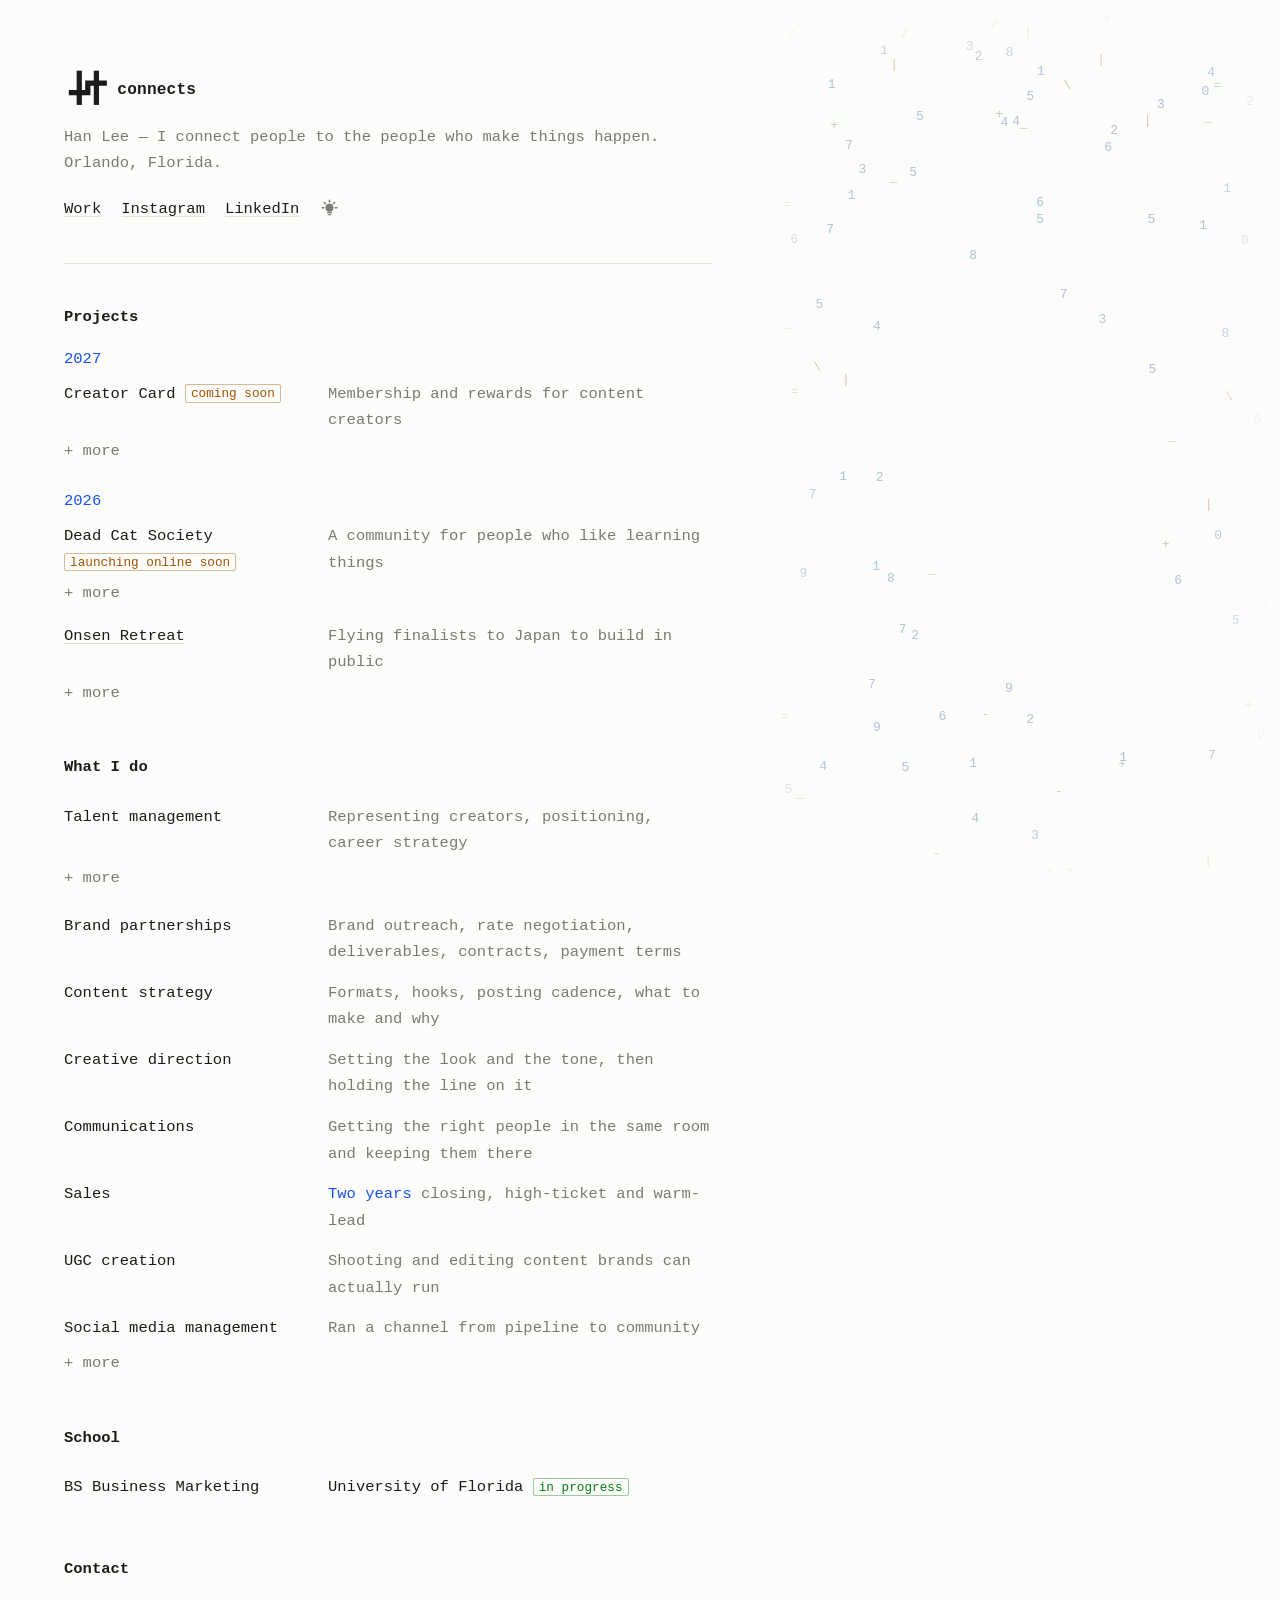
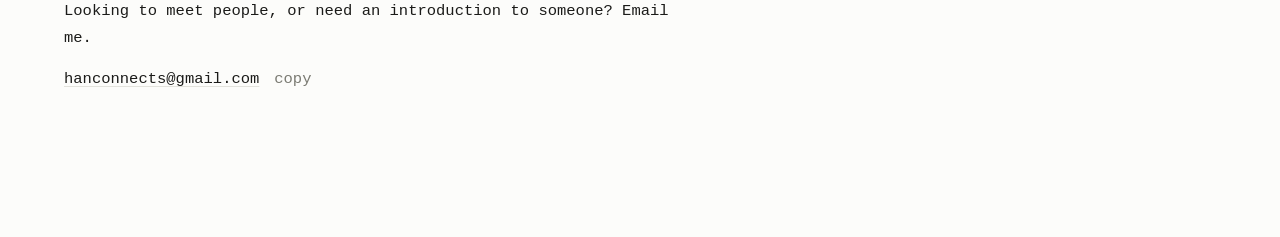
<file: index.html>
<!DOCTYPE html>
<html lang="en">
<head>
<meta charset="utf-8">
<meta name="viewport" content="width=device-width, initial-scale=1">
<title>Han Connects</title>
<meta name="description" content="Han Lee. Talent management, brand partnerships, and content strategy. Orlando, Florida.">

<meta property="og:title" content="Han Connects">
<meta property="og:description" content="I connect people to the people who make things happen.">
<meta property="og:type" content="website">
<meta property="og:url" content="https://yourdomain.com/">

<link rel="icon" href="/favicon.svg" type="image/svg+xml">
<link rel="stylesheet" href="/style.css">

<!-- Applies the saved theme before first paint so the page never flashes
     the wrong colors. Must stay inline and stay here in the head. -->
<script>
  try {
    var t = localStorage.getItem('theme');
    if (t) document.documentElement.setAttribute('data-theme', t);
  } catch (e) {}
</script>
</head>

<body>

<canvas id="ascii" class="ascii" aria-hidden="true"></canvas>

<header>
  <h1 class="brand">
    <svg class="logo" viewBox="0 0 420 100" role="img" aria-label="Han Connects">
      <g stroke="currentColor" stroke-width="11" stroke-linecap="butt"
         stroke-linejoin="miter" fill="none">
        <line x1="32" y1="14" x2="32" y2="86"/>
        <line x1="68" y1="14" x2="68" y2="86"/>
        <path d="M10 60 L50 60 L50 40 L90 40"/>
      </g>
      <text x="112" y="62" fill="currentColor"
            style="font-family:ui-monospace,SFMono-Regular,Menlo,Consolas,monospace;font-size:34px">connects</text>
    </svg>
  </h1>

  <p class="tagline">
    Han Lee &mdash; I connect people to the people who make things happen.<br>
    Orlando, Florida.
  </p>

  <nav>
    <a href="/work.html">Work</a>
    <a href="https://www.instagram.com/xplodingducky/">Instagram</a>
    <a href="/linkedin.html">LinkedIn</a>
    <button class="bulb" id="theme" type="button" aria-label="Switch color theme"></button>
  </nav>
</header>

<hr>

<section>
  <h2>Projects</h2>

  <p class="year">2027</p>

  <div class="row">
    <span>Creator Card <span class="tag tag--soon">coming soon</span></span>
    <span class="desc">Membership and rewards for content creators</span>
  </div>
  <details>
    <summary>more</summary>
    <p>
      A membership and reward system for content creators, built on top of my
      talent management work. The idea is that creators at every size should
      get the access, perks, and rooms that right now only open up once you
      hit a follower count.
    </p>
  </details>

  <p class="year">2026</p>

  <div class="row">
    <span>Dead Cat Society <span class="tag tag--soon">launching online soon</span></span>
    <span class="desc">A community for people who like learning things</span>
  </div>
  <details>
    <summary>more</summary>
    <p>
      Started on campus, moving online. Education and entertainment are
      collapsing into each other fast, and short form is where most people
      now learn things by accident. Dead Cat Society uses that on purpose
      &mdash; short form content built to make people curious again instead
      of just keeping them scrolling.
    </p>
  </details>

  <div class="row">
    <a href="https://onsen-retreat.com/">Onsen Retreat</a>
    <span class="desc">Flying finalists to Japan to build in public</span>
  </div>
  <details>
    <summary>more</summary>
    <p>
      Joined as a volunteer marketing strategist after the founder's launch
      video took off. I researched comparable programs to find a working
      model for the format, then argued for shifting the content engine off
      the founder and onto the applicants &mdash; featuring real submissions,
      making selection a public multi-stage event, and letting people who get
      in promote their own win. Also worked through sponsor strategy: which
      partnerships are worth chasing, which are a distraction, and where to
      draw the line on sponsor involvement before it starts changing what the
      retreat actually is.
    </p>
    <p class="detail-link">
      <a href="https://onsen-retreat.com/">onsen-retreat.com</a>
    </p>
  </details>
</section>

<section>
  <h2>What I do</h2>

  <div class="row row--work">
    <span>Talent management</span>
    <span class="desc">Representing creators, positioning, career strategy</span>
  </div>
  <details>
    <summary>more</summary>
    <p>
      I manage creators with a combined audience of
      <span class="num">over a million</span> across multiple platforms. The
      job is turning that audience into a living &mdash; finding monetization
      that fits what they already make, landing brand deals matched to their
      voice instead of whatever offer came in first, and getting them in
      front of people who haven't found them yet.
    </p>
  </details>

  <div class="row row--work">
    <span>Brand partnerships</span>
    <span class="desc">Brand outreach, rate negotiation, deliverables, contracts, payment terms</span>
  </div>

  <div class="row row--work">
    <span>Content strategy</span>
    <span class="desc">Formats, hooks, posting cadence, what to make and why</span>
  </div>

  <div class="row row--work">
    <span>Creative direction</span>
    <span class="desc">Setting the look and the tone, then holding the line on it</span>
  </div>

  <div class="row row--work">
    <span>Communications</span>
    <span class="desc">Getting the right people in the same room and keeping them there</span>
  </div>

  <div class="row row--work">
    <span>Sales</span>
    <span class="desc"><span class="num">Two years</span> closing, high-ticket and warm-lead</span>
  </div>

  <div class="row row--work">
    <span>UGC creation</span>
    <span class="desc">Shooting and editing content brands can actually run</span>
  </div>

  <div class="row row--work">
    <span>Social media management</span>
    <span class="desc">Ran a channel from pipeline to community</span>
  </div>
  <details>
    <summary>more</summary>
    <p>
      Managed the full content pipeline end to end &mdash; scripting,
      scheduling, editing, publishing. Grew a channel by
      <span class="num">700K</span> subscribers. Ran product testing for
      sponsored placements. Owned brand identity, and spent most of my energy
      on cultivating a community that actually cares about what gets posted,
      because that is what converts. Reach is easy to buy. An audience that
      trusts you is not.
    </p>
  </details>
</section>

<section>
  <h2>School</h2>
  <div class="row row--work">
    <span>BS Business Marketing</span>
    <span>University of Florida <span class="tag tag--live">in progress</span></span>
  </div>
</section>

<section>
  <h2>Contact</h2>
  <p>
    Looking to meet people, or need an introduction to someone? Email me.
  </p>
  <p>
    <a href="mailto:hanconnects@gmail.com" id="email">hanconnects@gmail.com</a>
    <button class="copy" id="copy" type="button" aria-label="Copy email address">copy</button>
  </p>
</section>

<script src="/script.js"></script>

</body>
</html>
</file>
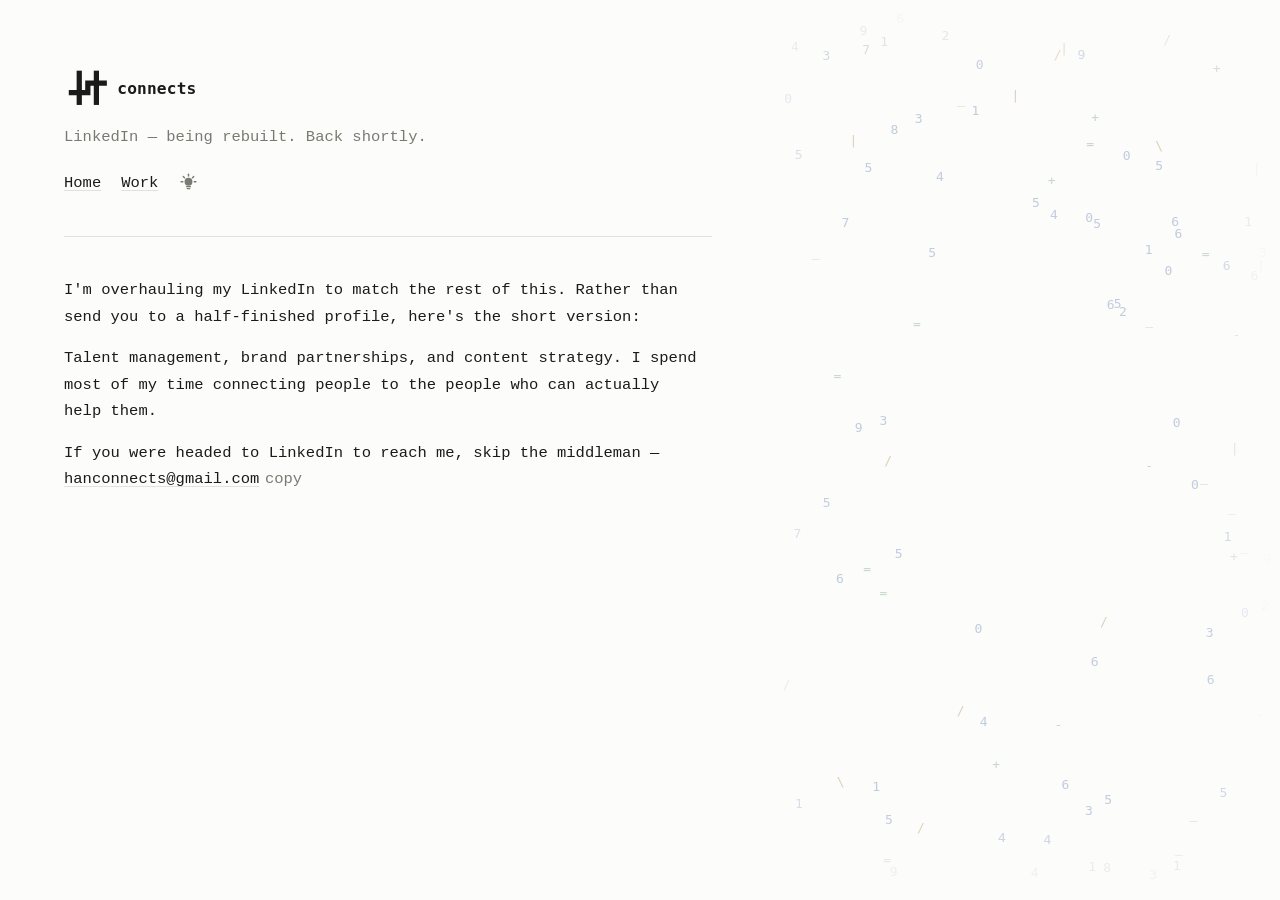
<file: linkedin.html>
<!DOCTYPE html>
<html lang="en">
<head>
<meta charset="utf-8">
<meta name="viewport" content="width=device-width, initial-scale=1">
<title>LinkedIn — Han Connects</title>
<meta name="description" content="My LinkedIn is being rebuilt.">

<!-- Keeps this page out of search results. It's a placeholder, not content. -->
<meta name="robots" content="noindex">

<link rel="icon" href="/favicon.svg" type="image/svg+xml">
<link rel="stylesheet" href="/style.css">

<script>
  try {
    var t = localStorage.getItem('theme');
    if (t) document.documentElement.setAttribute('data-theme', t);
  } catch (e) {}
</script>
</head>

<body>

<canvas id="ascii" class="ascii" aria-hidden="true"></canvas>

<header>
  <h1 class="brand">
    <svg class="logo" viewBox="0 0 420 100" role="img" aria-label="Han Connects">
      <g stroke="currentColor" stroke-width="11" stroke-linecap="butt"
         stroke-linejoin="miter" fill="none">
        <line x1="32" y1="14" x2="32" y2="86"/>
        <line x1="68" y1="14" x2="68" y2="86"/>
        <path d="M10 60 L50 60 L50 40 L90 40"/>
      </g>
      <text x="112" y="62" fill="currentColor"
            style="font-family:ui-monospace,SFMono-Regular,Menlo,Consolas,monospace;font-size:34px">connects</text>
    </svg>
  </h1>

  <p class="tagline">LinkedIn &mdash; being rebuilt. Back shortly.</p>

  <nav>
    <a href="/">Home</a>
    <a href="/work.html">Work</a>
    <button class="bulb" id="theme" type="button" aria-label="Switch color theme"></button>
  </nav>
</header>

<hr>

<section>
  <p>
    I'm overhauling my LinkedIn to match the rest of this. Rather than send
    you to a half-finished profile, here's the short version:
  </p>
  <p>
    Talent management, brand partnerships, and content strategy. I spend most
    of my time connecting people to the people who can actually help them.
  </p>
  <p>
    If you were headed to LinkedIn to reach me, skip the middleman &mdash;
    <a href="mailto:hanconnects@gmail.com" id="email">hanconnects@gmail.com</a><button class="copy" id="copy" type="button" aria-label="Copy email address">copy</button>
  </p>
</section>

<script src="/script.js"></script>

</body>
</html>
</file>
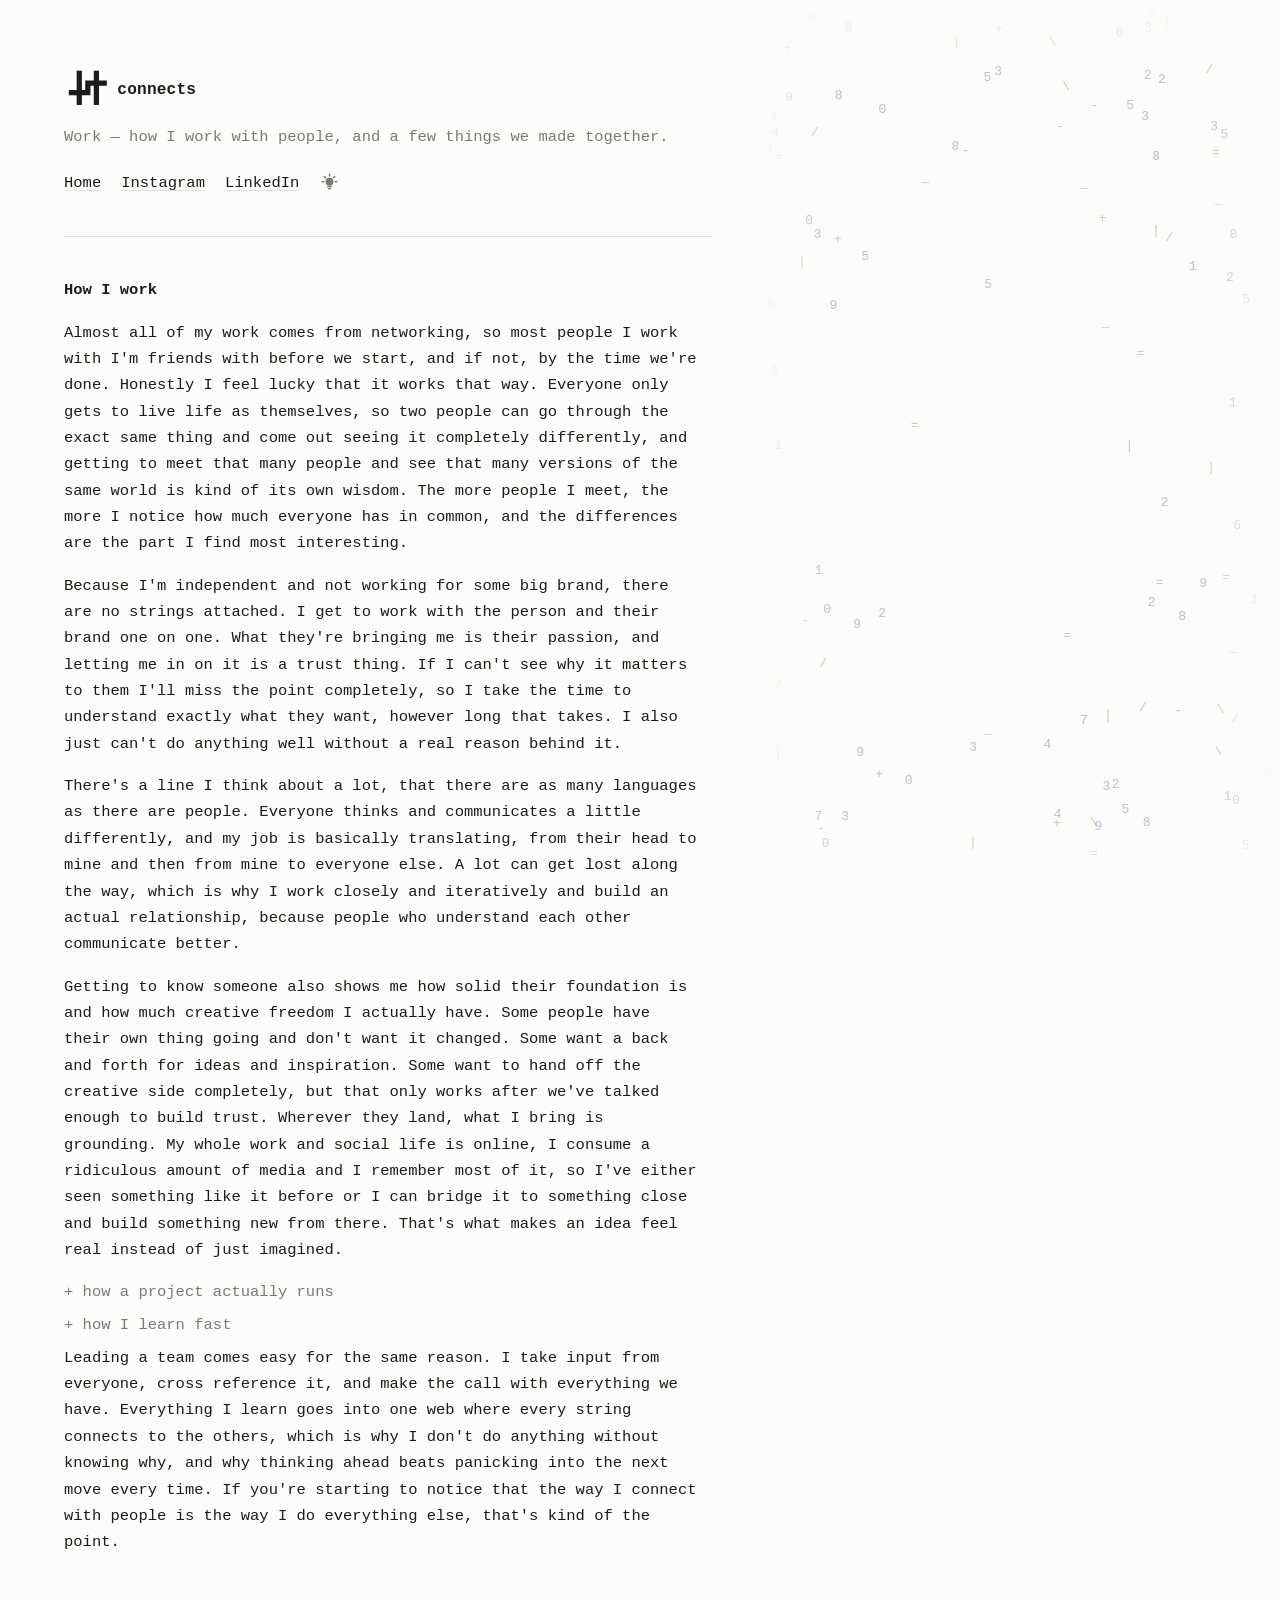
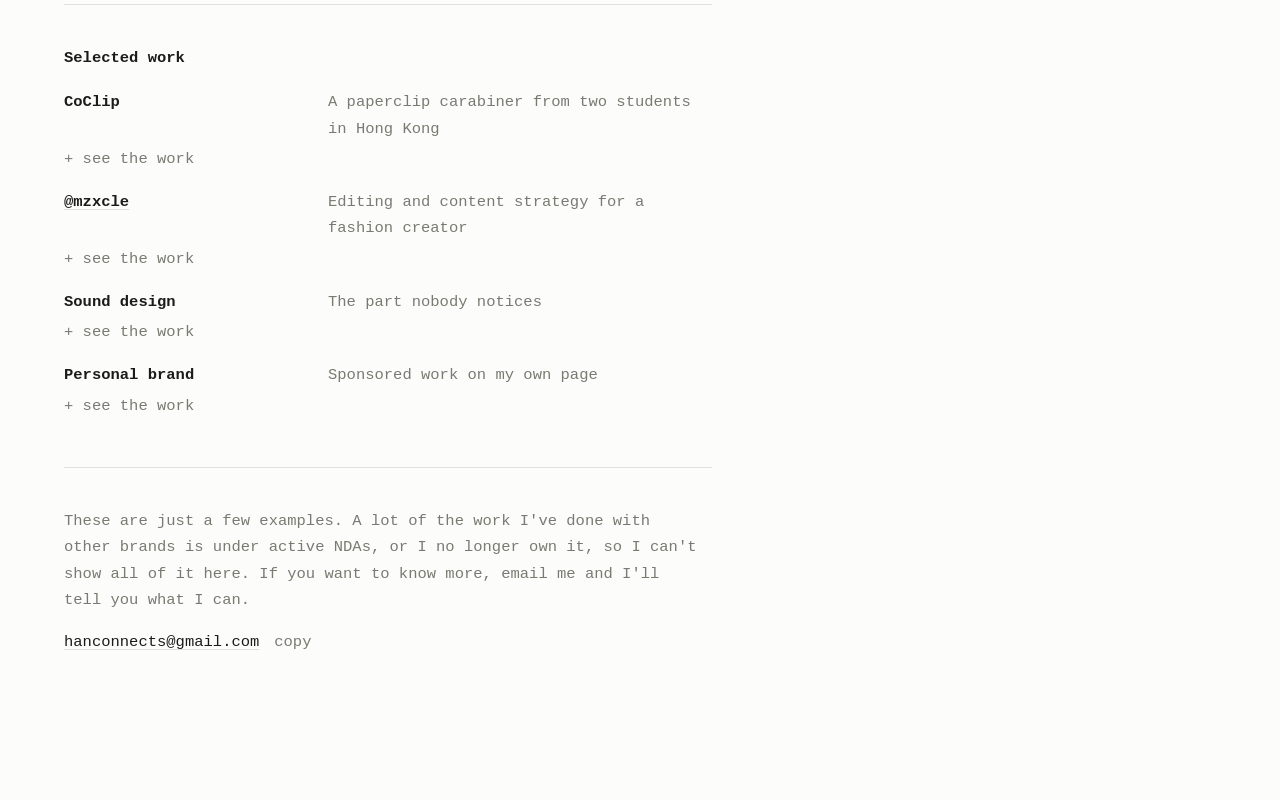
<file: work.html>
<!DOCTYPE html>
<html lang="en">
<head>
<meta charset="utf-8">
<meta name="viewport" content="width=device-width, initial-scale=1">
<title>Work — Han Connects</title>
<meta name="description" content="How Han Lee works with people, and a few examples of the work: brand identity, editing, sound design, and personal brand.">

<meta property="og:title" content="Work — Han Connects">
<meta property="og:description" content="How I work with people, and a few things we made together.">
<meta property="og:type" content="website">
<meta property="og:url" content="https://yourdomain.com/work.html">

<link rel="icon" href="/favicon.svg" type="image/svg+xml">
<link rel="stylesheet" href="/style.css">

<!-- Applies the saved theme before first paint so the page never flashes
     the wrong colors. Must stay inline and stay here in the head. -->
<script>
  try {
    var t = localStorage.getItem('theme');
    if (t) document.documentElement.setAttribute('data-theme', t);
  } catch (e) {}
</script>
</head>

<body>

<canvas id="ascii" class="ascii" aria-hidden="true"></canvas>

<header>
  <h1 class="brand">
    <a class="brand-link" href="/" aria-label="Han Connects home">
      <svg class="logo" viewBox="0 0 420 100" role="img" aria-label="Han Connects">
        <g stroke="currentColor" stroke-width="11" stroke-linecap="butt"
           stroke-linejoin="miter" fill="none">
          <line x1="32" y1="14" x2="32" y2="86"/>
          <line x1="68" y1="14" x2="68" y2="86"/>
          <path d="M10 60 L50 60 L50 40 L90 40"/>
        </g>
        <text x="112" y="62" fill="currentColor"
              style="font-family:ui-monospace,SFMono-Regular,Menlo,Consolas,monospace;font-size:34px">connects</text>
      </svg>
    </a>
  </h1>

  <p class="tagline">
    Work &mdash; how I work with people, and a few things we made together.
  </p>

  <nav>
    <a href="/">Home</a>
    <a href="https://www.instagram.com/xplodingducky/">Instagram</a>
    <a href="/linkedin.html">LinkedIn</a>
    <button class="bulb" id="theme" type="button" aria-label="Switch color theme"></button>
  </nav>
</header>

<hr>

<!-- ======================================================
     How I work
     ====================================================== -->

<section class="prose">
  <h2>How I work</h2>

  <p>
    Almost all of my work comes from networking, so most people I work with
    I'm friends with before we start, and if not, by the time we're done.
    Honestly I feel lucky that it works that way. Everyone only gets to live
    life as themselves, so two people can go through the exact same thing and
    come out seeing it completely differently, and getting to meet that many
    people and see that many versions of the same world is kind of its own
    wisdom. The more people I meet, the more I notice how much everyone has in
    common, and the differences are the part I find most interesting.
  </p>

  <p>
    Because I'm independent and not working for some big brand, there are no
    strings attached. I get to work with the person and their brand one on
    one. What they're bringing me is their passion, and letting me in on it is
    a trust thing. If I can't see why it matters to them I'll miss the point
    completely, so I take the time to understand exactly what they want,
    however long that takes. I also just can't do anything well without a real
    reason behind it.
  </p>

  <p>
    There's a line I think about a lot, that there are as many languages as
    there are people. Everyone thinks and communicates a little differently,
    and my job is basically translating, from their head to mine and then from
    mine to everyone else. A lot can get lost along the way, which is why I
    work closely and iteratively and build an actual relationship, because
    people who understand each other communicate better.
  </p>

  <p>
    Getting to know someone also shows me how solid their foundation is and
    how much creative freedom I actually have. Some people have their own
    thing going and don't want it changed. Some want a back and forth for
    ideas and inspiration. Some want to hand off the creative side completely,
    but that only works after we've talked enough to build trust. Wherever
    they land, what I bring is grounding. My whole work and social life is
    online, I consume a ridiculous amount of media and I remember most of it,
    so I've either seen something like it before or I can bridge it to
    something close and build something new from there. That's what makes an
    idea feel real instead of just imagined.
  </p>

  <details>
    <summary>how a project actually runs</summary>
    <div class="fold">
      <p>
        Once we've talked it through, I pitch back what I see in my head as a
        step by step rundown, basically my interpretation of what they said
        handed back to them. That lets us check it against the original idea.
        If something's different, sometimes it's a miscommunication we catch
        early, and sometimes it's a better idea neither of us had until it
        showed up in the gap.
      </p>
      <p>
        After approval I get to work. I'm realistic about timing. I have ADHD
        so my work ethic runs a little different, I ramp up once things get
        going and I'd rather go hard for three days straight than work
        modestly for a week. That's just how I am, and I plan around it.
      </p>
      <p>
        If a project needs more than I can do alone, I put together a team
        that can. Usually that's people I trust, which often means friends,
        and the thing I've had to learn is that once a friend is working on
        something with me, they're a business partner first on that project.
        The expectations are the same for everyone and they can't bend because
        we're close. Honestly that's what makes working with friends work, and
        I love it, because I can rely on them.
      </p>
    </div>
  </details>

  <details>
    <summary>how I learn fast</summary>
    <div class="fold">
      <p>
        You'll notice the work below is all over the place, different
        creators, different formats, different tools. Part of that is I have a
        lot of interests, but mostly it's because I like taking on projects
        that aren't my own, which means I'm constantly forced to learn. That's
        how I learn best, by applying it on the spot.
      </p>
      <p>
        I learn quickly because I stack what I know. When I pick up something
        new I look for the similarities and differences with everything I've
        already done, the same way I do with people. The similarities give me
        a base I can already navigate, and the differences show me where I
        need to explore or figure things out. So I'm not relearning from zero
        or studying stuff I'll never use. I can open almost any piece of
        software and find my way around it, and I'd guess I start most new
        things already knowing <span class="num">10 to 25 percent</span> of
        them.
      </p>
      <p>
        That adaptability matters more than anything right now. Things online
        move fast, and if you can't take what you've learned and move on to
        the next thing, you get left behind.
      </p>
    </div>
  </details>

  <p class="closer">
    Leading a team comes easy for the same reason. I take input from everyone,
    cross reference it, and make the call with everything we have. Everything
    I learn goes into one web where every string connects to the others,
    which is why I don't do anything without knowing why, and why thinking
    ahead beats panicking into the next move every time. If you're starting to
    notice that the way I connect with people is the way I do everything
    else, that's kind of the point.
  </p>
</section>

<hr>

<!-- ======================================================
     Selected work
     ====================================================== -->

<section>
  <h2>Selected work</h2>

  <!-- ---------- CoClip ---------- -->

  <article class="case" id="coclip">
    <div class="row">
      <span class="case-name">CoClip</span>
      <span class="desc">A paperclip carabiner from two students in Hong Kong</span>
    </div>
    <details class="case-detail">
      <summary>see the work</summary>
      <div class="case-body">

        <p>
          I met Dita and Max through a random video. They're two international
          students in Hong Kong, Max started the brand and Dita, his classmate,
          was helping with marketing. Dita found my page and asked if I could
          help, and even with the time difference we were on a call within
          <span class="num">24 hours</span>. It was 10AM for me at a cafe (the
          last time I ever do that, it was so loud) and 10PM for them at home.
        </p>

        <p>
          They were just finishing manufacturing their first product, the
          CoClip, a carabiner shaped like a paperclip. I loved it right away,
          it had that everyday look with an actually functional design, and
          after working with a lot of clothing and fashion brands I already had
          a feel for where something like this could go. We used every minute
          of our free one hour Zoom, and it was enough to talk through where
          they wanted the brand to go, set clear goals for the product, and map
          a plan toward them. The thing I pushed hardest on was knowing the
          ending. If you know how the story ends, you don't skip the steps you
          should be taking now to get there. By the end of the call they gave
          me full creative direction, as long as what I made moved us toward
          the goals we set.
        </p>

        <p>
          Between work and trips I put together a production team of four,
          and within <span class="num">48 hours</span> we were shooting.
        </p>

        <div class="media media--wide">
          <figure class="clip">
            <video src="/videos/coclip-timelapse.mp4" poster="/videos/coclip-timelapse.jpg"
                   width="720" height="1280" controls playsinline preload="none"
                   controlslist="nodownload"></video>
          </figure>
          <figure class="clip">
            <video src="/videos/coclip-board.mp4" poster="/videos/coclip-board.jpg"
                   width="1078" height="720" controls playsinline preload="none"
                   controlslist="nodownload"></video>
          </figure>
          <div class="note">
            <p>
              That's our inspo board coming together. Sticky notes, charms,
              scraps, and the Hong Kong newspaper the product was packed in
              when it shipped, which I'd held onto. We made it out of whatever
              was in our bags, and it ended up doing two jobs, showing off the
              product and capturing the streetwear feel of the brand. We
              didn't even plan it, we decided on it that day.
            </p>
          </div>
        </div>

        <div class="media">
          <figure class="clip">
            <video src="/videos/coclip-pants.mp4" poster="/videos/coclip-pants.jpg"
                   width="720" height="1280" controls playsinline preload="none"
                   controlslist="nodownload"></video>
          </figure>
          <div class="note">
            <p>
              The real goal of the shoot was this ad, the clip worn on
              <span class="num">20+</span> pairs of pants. It shows how many
              styles it works with and leans into one of the most popular ways
              people were already wearing it on social. We actually had about
              <span class="num">40</span> pairs and some got cut. I showed up
              that day with a suitcase and two giant boxes of pants spilling
              out.
            </p>
          </div>
        </div>

        <p>
          It ran on their website and socials, and CoClip shipped about
          <span class="num">100</span> units, which is honestly impressive for
          something that started as a project for Max's business class. When
          his time abroad ended and school changed, keeping the brand going got
          hard, so it's on pause for now. Even so, they still keep me in the
          loop on everything that's coming. Max still plans on a new clothing
          line and another batch of CoClip, and I can't wait to work with him
          and Dita on the next round.
        </p>

      </div>
    </details>
  </article>

  <!-- ---------- @mzxcle ---------- -->

  <article class="case" id="mzxcle">
    <div class="row">
      <span class="case-name"><a href="https://www.instagram.com/mzxcle/">@mzxcle</a></span>
      <span class="desc">Editing and content strategy for a fashion creator</span>
    </div>
    <details class="case-detail">
      <summary>see the work</summary>
      <div class="case-body">

        <p>
          <a href="https://www.instagram.com/mzxcle/">@mzxcle</a> is a creator
          I'd actually been taking inspiration from, so when she was looking
          for editors I reached out, and again we got on a call fast. The role
          turned into more than editing. I helped brainstorm ideas and gave
          input on her content schedule, since she was trying to post more
          while being a busy fashion student at Parsons. She had about
          <span class="num">50K</span> on Instagram, and before we ever talked
          I went through her content and her audience, so I understood it from
          the audience side before hearing how she wanted it done. My job isn't
          just doing what I'm told, it's bringing my insight and making the
          best version we both can.
        </p>

        <div class="media">
          <figure class="clip">
            <video src="/videos/mzxcle-day-in-the-life.mp4" poster="/videos/mzxcle-day-in-the-life.jpg"
                   width="720" height="1280" controls playsinline preload="none"
                   controlslist="nodownload"></video>
          </figure>
          <div class="note">
            <p>
              Her first request was a day in the life, mini vlog style. It
              looks a little bare because this is the cut before we added her
              text, but the simple editing was on purpose. It matched how she
              wanted her content to flow, gentle and authentic like her.
            </p>
            <p>
              Editing is an art form, and as the editor you're now responsible
              for representing that person, so you have to understand them and
              what they want to say, even when it's more of a vibe than
              something you can put into words.
            </p>
          </div>
        </div>

        <div class="media">
          <figure class="clip">
            <video src="/videos/mzxcle-sewing.mp4" poster="/videos/mzxcle-sewing.jpg"
                   width="720" height="1280" controls playsinline preload="none"
                   controlslist="nodownload"></video>
          </figure>
          <div class="note">
            <p>
              As a busy student, a lot of her real behind the scenes footage
              is slow, and she wanted it to be more interesting. I did that by
              showing the results. Before any text, the idea was basically
              &ldquo;who says sewing is boring?&rdquo;
            </p>
          </div>
        </div>

        <div class="media">
          <figure class="clip">
            <video src="/videos/mzxcle-photoshoot.mp4" poster="/videos/mzxcle-photoshoot.jpg"
                   width="720" height="1280" controls playsinline preload="none"
                   controlslist="nodownload"></video>
          </figure>
          <div class="note">
            <p>
              This one was for her separate work account, where she shows her
              designs on other models. It was shot on an old iPhone 5 because
              she wanted it raw and unfiltered, the process of being behind the
              scenes and watching your work come to life.
            </p>
          </div>
        </div>

      </div>
    </details>
  </article>

  <!-- ---------- Sound design ---------- -->

  <article class="case" id="sound-design">
    <div class="row">
      <span class="case-name">Sound design</span>
      <span class="desc">The part nobody notices</span>
    </div>
    <details class="case-detail">
      <summary>see the work</summary>
      <div class="case-body">

        <p>
          Sound design is the part of my process people don't notice, but they
          notice the results. A finished video is supposed to feel full,
          especially when you're showing a place or a product. The biggest flaw
          in digital marketing is the physical distance between the product and
          the viewer. You can put a product in front of anyone in the world,
          but they can't hold it, and the whole point of being engaging is
          closing that distance.
        </p>

        <div class="media media--pair">
          <figure class="clip">
            <video src="/videos/sound-without.mp4" poster="/videos/sound-without.jpg"
                   width="720" height="1280" controls playsinline preload="none"
                   controlslist="nodownload"></video>
            <figcaption class="hl">sound design only</figcaption>
          </figure>
          <figure class="clip">
            <video src="/videos/sound-with.mp4" poster="/videos/sound-with.jpg"
                   width="720" height="1280" controls playsinline preload="none"
                   controlslist="nodownload"></video>
            <figcaption>final cut: music + sound design</figcaption>
          </figure>
          <div class="note">
            <p class="hint">Play one, then the other. Starting one pauses the other.</p>
            <p>
              This is from my own page, me styling an outfit and breaking it
              down layer by layer. The layering keeps you watching and the on
              beat cuts keep it moving, but listen past that. I'm
              <span class="num">20 feet</span> from the camera and you can
              still hear my footsteps, the jacket zipper going up perfectly,
              the clothes rustling, the keys jingling on my pants. That's all
              intentional.
            </p>
            <p>
              Sound is one of only two senses that make it through a screen,
              so it has to be used. Hearing a material makes you imagine
              feeling it. How does the jacket sound, did the zipper catch? A
              viewer picks that up without thinking about it, and it's my job
              to plant it. Even the start sounds like a radio you just tuned
              into, and the end drifts off into background noise before it
              loops.
            </p>
          </div>
        </div>

        <div class="media">
          <figure class="clip">
            <video src="/videos/sound-design-examples.mp4" poster="/videos/sound-design-examples.jpg"
                   width="720" height="1280" controls playsinline preload="none"
                   controlslist="nodownload"></video>
          </figure>
          <div class="note">
            <p>
              These are clips from a short film I made for my page. The
              footage was completely silent. In these
              <span class="num">3</span> clips, about
              <span class="num">13 seconds</span> total, you're hearing
              <span class="num">40+</span> sounds building an environment that
              was never actually there, and once the music goes on top you
              can't tell.
            </p>
            <p>
              Some are obvious sound effects, others show a change in the
              environment, a feeling, or a physical action.
            </p>
          </div>
        </div>

      </div>
    </details>
  </article>

  <!-- ---------- Personal brand ---------- -->

  <article class="case" id="personal-brand">
    <div class="row">
      <span class="case-name">Personal brand</span>
      <span class="desc">Sponsored work on my own page</span>
    </div>
    <details class="case-detail">
      <summary>see the work</summary>
      <div class="case-body">

        <p>
          A lot of my following came from letting people in. People are drawn
          to charisma and to people who clearly do things because they love
          them, and they attach to those personalities. Growing tens of
          thousands of followers mostly from our relationship content is proof
          of that, and it's what brought brands to my page.
        </p>

        <div class="media">
          <figure class="clip">
            <video src="/videos/sundae-school-matching.mp4" poster="/videos/sundae-school-matching.jpg"
                   width="720" height="1280" controls playsinline preload="none"
                   controlslist="nodownload"></video>
          </figure>
          <div class="note">
            <p>
              Sponsored by <a href="https://sundae.school/">Sundae School</a>,
              an NYC brand doing modern clothing inspired by traditional Korean
              style. They sent their sweat sets, and I chose to show them in
              everyday life with my partner, the idea being matching with
              yourself and matching with your person.
            </p>
            <p>
              Seeing two people actually connect feels grounded, and it brings
              people closer to the product. People want to see themselves in
              something, and when they picture themselves in that moment,
              they're picturing themselves in the sets.
            </p>
          </div>
        </div>

        <div class="media">
          <figure class="clip">
            <video src="/videos/cold-culture-styling.mp4" poster="/videos/cold-culture-styling.jpg"
                   width="720" height="1280" controls playsinline preload="none"
                   controlslist="nodownload"></video>
          </figure>
          <div class="note">
            <p>
              Also sponsored, by
              <a href="https://coldcultureworldwide.com/">Cold Culture</a>, a
              European streetwear brand. They sent the clothes and my partner
              filmed with me in the &ldquo;styling my boyfriend&rdquo; format,
              a hook that already works. It feels raw, like we let you into a
              slice of our life, and it reached over
              <span class="num">300K</span> views organically.
            </p>
            <p>
              The format pulls people in for different reasons. A girlfriend
              sees a cute way to shop for her boyfriend, a guy sees a way to
              dress better, and some people just enjoy watching. Whatever
              brought them in, by the end they've watched the outfit come
              together on a real person, so the product is what they leave
              with.
            </p>
          </div>
        </div>

      </div>
    </details>
  </article>
</section>

<hr>

<section class="prose">
  <p class="muted">
    These are just a few examples. A lot of the work I've done with other
    brands is under active NDAs, or I no longer own it, so I can't show all of
    it here. If you want to know more, email me and I'll tell you what I can.
  </p>
  <p>
    <a href="mailto:hanconnects@gmail.com" id="email">hanconnects@gmail.com</a>
    <button class="copy" id="copy" type="button" aria-label="Copy email address">copy</button>
  </p>
</section>

<script src="/script.js"></script>

</body>
</html>
</file>
<file: style.css>
/* ==========================================================
   Han Connects — personal site
   Sections: tokens, syntax palette, base, ascii layer, links,
             brand, header, layout, details, tags, buttons
   ========================================================== */

/* ---------- tokens ----------
   Light is the default. Dark applies either when the visitor's
   system asks for it, or when the toggle sets data-theme="dark".
   The :not() guard lets an explicit "light" choice beat the OS. */

:root {
  --bg:     #fcfcfa;
  --ink:    #1b1b19;
  --muted:  #7a7a72;
  --rule:   #e2e2dc;
  --accent: #2f4f9e;
  --mark:   #f2f0e8;

  /* syntax palette — numeric, keyword, string.
     Light values borrowed from IntelliJ Light. */
  --num: #1750eb;
  --kw:  #a35200;
  --str: #067d17;

  /* ascii layer — same three hues, dialled back */
  --art-num: #93a6c9;
  --art-op:  #c9ab88;
  --art-alt: #9dbb9a;

  --measure: 46rem;
  --gap:     3rem;
}

@media (prefers-color-scheme: dark) {
  :root:not([data-theme="light"]) {
    --bg:     #1a1a18;
    --ink:    #e6e4dd;
    --muted:  #8d8d84;
    --rule:   #2f2f2b;
    --accent: #8fa9ee;
    --mark:   #26261f;

    /* Darcula values */
    --num: #6897bb;
    --kw:  #cc7832;
    --str: #6a8759;

    --art-num: #4a6484;
    --art-op:  #7d5c3f;
    --art-alt: #52694a;
  }
}

:root[data-theme="dark"] {
  --bg:     #1a1a18;
  --ink:    #e6e4dd;
  --muted:  #8d8d84;
  --rule:   #2f2f2b;
  --accent: #8fa9ee;
  --mark:   #26261f;

  --num: #6897bb;
  --kw:  #cc7832;
  --str: #6a8759;

  --art-num: #4a6484;
  --art-op:  #7d5c3f;
  --art-alt: #52694a;
}

/* ---------- base ----------
   Background lives on <html>, not <body>, so the negatively
   stacked canvas below is guaranteed to sit above it. */

* { box-sizing: border-box; }

html {
  background: var(--bg);
  -webkit-text-size-adjust: 100%;
}

body {
  background: transparent;
  color: var(--ink);
  font-family: ui-monospace, "SF Mono", SFMono-Regular, Menlo, Consolas,
               "Liberation Mono", monospace;
  font-size: 15px;
  line-height: 1.7;
  margin: 0;
  padding: 4rem 1.5rem 6rem;
  max-width: var(--measure);
}

@media (min-width: 700px) {
  body {
    padding-left: 4rem;
    font-size: 15.5px;
  }
}

p { max-width: 40rem; }

/* ---------- ascii layer ----------
   Fixed, so it holds still while the text scrolls over it.
   It fills everything to the right of the text column, edge
   to edge, and the script fades characters out toward every
   edge so there is no visible box. Hidden below 1180px, where
   there is no empty right column to sit in. */

.ascii {
  display: none;
  position: fixed;
  top: 0;
  bottom: 0;
  left: calc(var(--measure) + 1rem);
  right: 0;
  width: auto;
  height: auto;
  z-index: -1;
  pointer-events: none;
  user-select: none;
}

@media (min-width: 1180px) {
  .ascii { display: block; }
}

/* ---------- links ---------- */

a {
  color: inherit;
  text-decoration: underline;
  text-decoration-color: var(--rule);
  text-decoration-thickness: 1px;
  text-underline-offset: 3px;
}

a:hover {
  color: var(--accent);
  text-decoration-color: var(--accent);
  background: var(--mark);
}

a:focus-visible {
  outline: 2px solid var(--accent);
  outline-offset: 2px;
  border-radius: 2px;
}

/* ---------- brand ---------- */

.brand {
  margin: 0 0 0.75rem;
  line-height: 0;
}

.logo {
  width: 200px;
  height: auto;
  color: var(--ink);
  overflow: visible;
}

/* ---------- header ---------- */

h1 {
  font-size: inherit;
  font-weight: 700;
  letter-spacing: 0.02em;
  margin: 0;
}

.tagline {
  color: var(--muted);
  margin: 0 0 1.25rem;
}

nav {
  display: flex;
  align-items: center;
  gap: 1.25rem;
}

nav a { margin: 0; }

hr {
  border: 0;
  border-top: 1px solid var(--rule);
  margin: 2.5rem 0;
}

/* ---------- sections ---------- */

section { margin-bottom: var(--gap); }

h2 {
  font-size: inherit;
  font-weight: 700;
  margin: 0 0 1rem;
}

.year {
  color: var(--num);
  margin: 1.5rem 0 0.4rem;
}

.year:first-of-type { margin-top: 0; }

/* Two-column rows: aligned on desktop, stacked on mobile. */
.row {
  display: grid;
  grid-template-columns: 1fr;
  gap: 0 1.5rem;
  padding: 0.15rem 0;
}

/* Capability rows get more room than project rows — eight of
   them in a stack needs the breathing space to stay scannable.
   Tune this one value to loosen or tighten the whole section. */
.row--work { padding: 0.45rem 0; }

@media (min-width: 620px) {
  .row       { grid-template-columns: 15rem 1fr; }
  .row--work { grid-template-columns: 15rem 1fr; }
}

.row .desc { color: var(--muted); }

/* ---------- highlighted values ---------- */

.num { color: var(--num); }

/* ---------- status tag ---------- */

.tag {
  font-size: 0.82em;
  border: 1px solid currentColor;
  border-color: color-mix(in srgb, currentColor 40%, transparent);
  border-radius: 2px;
  padding: 0.05em 0.4em;
  white-space: nowrap;
  vertical-align: 1px;
}

.tag--soon { color: var(--kw); }
.tag--live { color: var(--str); }

/* ---------- expandable detail ---------- */

details { margin: 0.1rem 0 0.9rem; }

summary {
  color: var(--muted);
  cursor: pointer;
  list-style: none;
  display: inline-block;
}

summary::-webkit-details-marker { display: none; }

summary::before { content: "+ "; }

details[open] summary::before { content: "\2212\00a0"; }  /* minus sign */

summary:hover { color: var(--accent); }

summary:focus-visible {
  outline: 2px solid var(--accent);
  outline-offset: 2px;
}

details p {
  border-left: 1px solid var(--rule);
  margin: 0.5rem 0 0;
  padding-left: 1rem;
  max-width: 34rem;
}

/* Continues the indent rule under a detail paragraph. */
.detail-link {
  margin-top: 0;
  padding-top: 0.2rem;
}

/* ---------- buttons ---------- */

.copy,
.bulb {
  font: inherit;
  color: var(--muted);
  background: none;
  border: 0;
  padding: 0;
  cursor: pointer;
}

.copy { padding: 0 0.35rem; }

.bulb {
  display: inline-flex;
  align-items: center;
  line-height: 0;
}

.bulb svg {
  width: 21px;
  height: 21px;
  display: block;
}

.copy:hover,
.bulb:hover { color: var(--accent); }

.copy:focus-visible,
.bulb:focus-visible {
  outline: 2px solid var(--accent);
  outline-offset: 3px;
  border-radius: 2px;
}

@media (prefers-reduced-motion: reduce) {
  * { transition: none !important; }
}

/* ==========================================================
   Work page
   ========================================================== */

.brand-link,
.brand-link:hover {
  background: none;
  text-decoration: none;
  color: inherit;
}

.prose p { margin: 0 0 1rem; }

.prose details { margin: 0.2rem 0 0.4rem; }

/* The fold under "How I work" dropdowns keeps the indent rule
   from the homepage, applied once to the wrapper instead of
   to every paragraph. */
.fold {
  border-left: 1px solid var(--rule);
  margin: 0.5rem 0 1rem;
  padding-left: 1rem;
}

.fold p,
.case-body p {
  border-left: 0;
  padding-left: 0;
  margin: 0 0 1rem;
  max-width: 40rem;
}

.closer { margin-top: 1.25rem; }

.muted { color: var(--muted); }

.hint {
  color: var(--muted);
  font-size: 0.9em;
}

/* ---------- cases ---------- */

.case { margin: 0 0 0.9rem; }

.case-name { font-weight: 700; }

.case-body {
  border-left: 1px solid var(--rule);
  margin: 0.75rem 0 1.5rem;
  padding: 0.25rem 0 0.25rem 1rem;
}

/* ---------- media rows ----------
   Same idea as the homepage rows: the video sits in a narrow
   left column and the writing about it sits to the right.
   Stacks on phones. */

.media {
  display: grid;
  grid-template-columns: 1fr;
  gap: 1rem 1.5rem;
  align-items: start;
  margin: 1.5rem 0;
}

@media (min-width: 620px) {
  .media { grid-template-columns: 12rem 1fr; }
}

/* Two clips side by side, writing underneath. */
.media--pair { grid-template-columns: minmax(0, 1fr) minmax(0, 1fr); }

@media (min-width: 620px) {
  .media--pair { grid-template-columns: 12rem 12rem 1fr; }
}

/* A vertical clip next to a landscape one. */
@media (min-width: 620px) {
  .media--wide { grid-template-columns: 12rem 1fr; }
}

.media--pair .note,
.media--wide .note { grid-column: 1 / -1; }

.clip {
  margin: 0;
  max-width: 16rem;
}

.media--wide .clip:nth-child(2) { max-width: none; }

.clip video {
  display: block;
  width: 100%;
  height: auto;
  background: var(--mark);
  border: 1px solid var(--rule);
  border-radius: 2px;
}

.clip figcaption {
  color: var(--muted);
  font-size: 0.85em;
  margin-top: 0.35rem;
}

.clip figcaption.hl { color: var(--str); }

/* Keep labels on one line only where there is room for it;
   on phones they wrap so both columns stay the same width. */
@media (min-width: 620px) {
  .clip figcaption { white-space: nowrap; }
}

.note p:last-child { margin-bottom: 0; }
</file>
